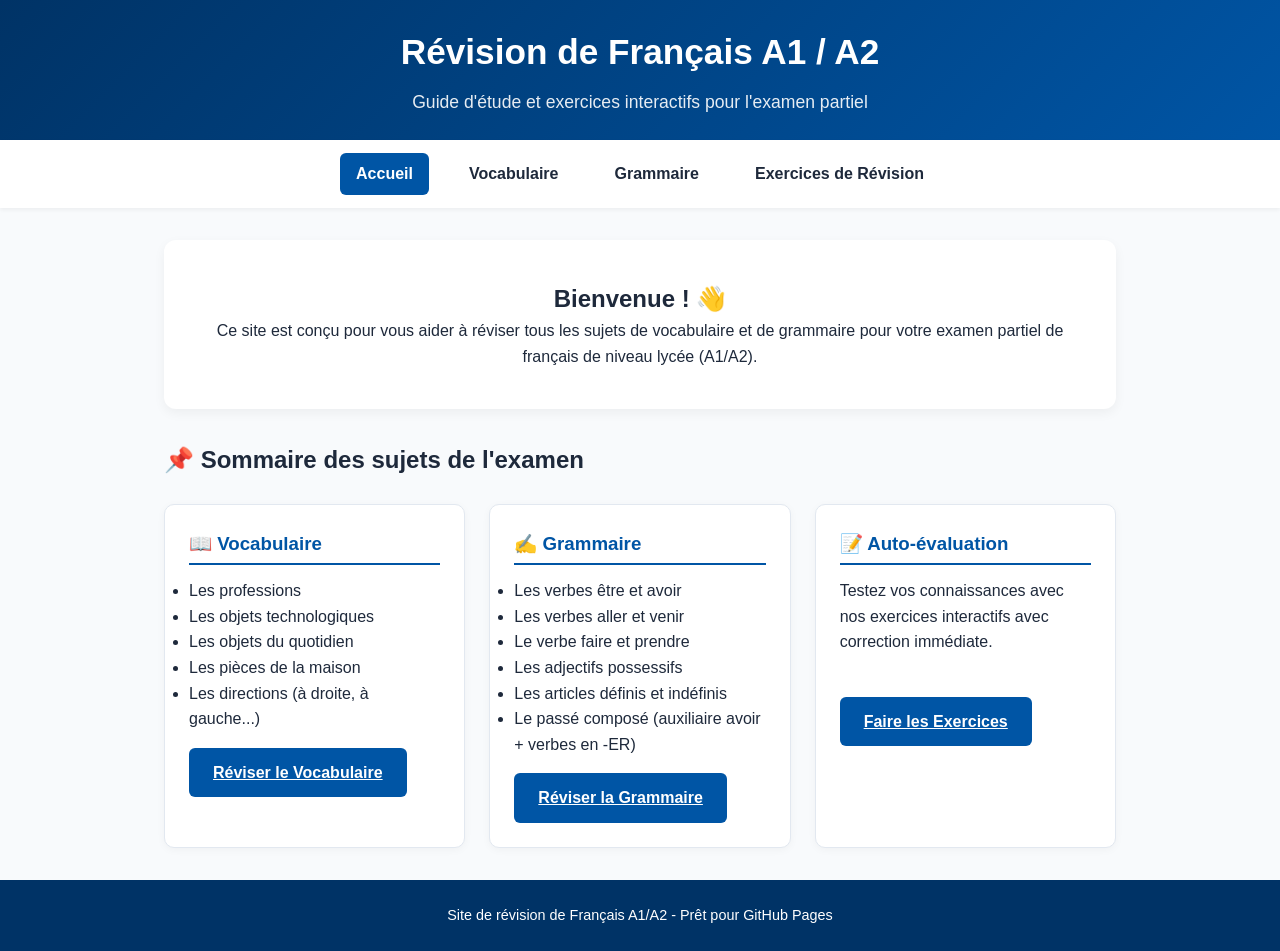
<file: index.html>
<!DOCTYPE html>
<html lang="fr">
<head>
    <meta charset="UTF-8">
    <meta name="viewport" content="width=device-width, initial-scale=1.0">
    <title>Révision Français A1/A2 - Examen Partiel</title>
    <link rel="stylesheet" href="style.css">
</head>
<body>
    <header>
        <h1>Révision de Français A1 / A2</h1>
        <p>Guide d'étude et exercices interactifs pour l'examen partiel</p>
    </header>

    <nav>
        <a href="index.html" class="active">Accueil</a>
        <a href="vocabulaire.html">Vocabulaire</a>
        <a href="grammaire.html">Grammaire</a>
        <a href="exercices.html">Exercices de Révision</a>
    </nav>

    <div class="container">
        <section class="hero">
            <h2>Bienvenue ! 👋</h2>
            <p>Ce site est conçu pour vous aider à réviser tous les sujets de vocabulaire et de grammaire pour votre examen partiel de français de niveau lycée (A1/A2).</p>
        </section>

        <h2>📌 Sommaire des sujets de l'examen</h2>
        <div class="grid">
            <div class="card">
                <h3>📖 Vocabulaire</h3>
                <ul>
                    <li>Les professions</li>
                    <li>Les objets technologiques</li>
                    <li>Les objets du quotidien</li>
                    <li>Les pièces de la maison</li>
                    <li>Les directions (à droite, à gauche...)</li>
                </ul>
                <a href="vocabulaire.html" class="btn">Réviser le Vocabulaire</a>
            </div>

            <div class="card">
                <h3>✍️ Grammaire</h3>
                <ul>
                    <li>Les verbes être et avoir</li>
                    <li>Les verbes aller et venir</li>
                    <li>Le verbe faire et prendre</li>
                    <li>Les adjectifs possessifs</li>
                    <li>Les articles définis et indéfinis</li>
                    <li>Le passé composé (auxiliaire avoir + verbes en -ER)</li>
                </ul>
                <a href="grammaire.html" class="btn">Réviser la Grammaire</a>
            </div>

            <div class="card">
                <h3>📝 Auto-évaluation</h3>
                <p>Testez vos connaissances avec nos exercices interactifs avec correction immédiate.</p>
                <br>
                <a href="exercices.html" class="btn">Faire les Exercices</a>
            </div>
        </div>
    </div>

    <footer>
        <p>Site de révision de Français A1/A2 - Prêt pour GitHub Pages</p>
    </footer>
    <script src="script.js"></script>
</body>
</html>
</file>
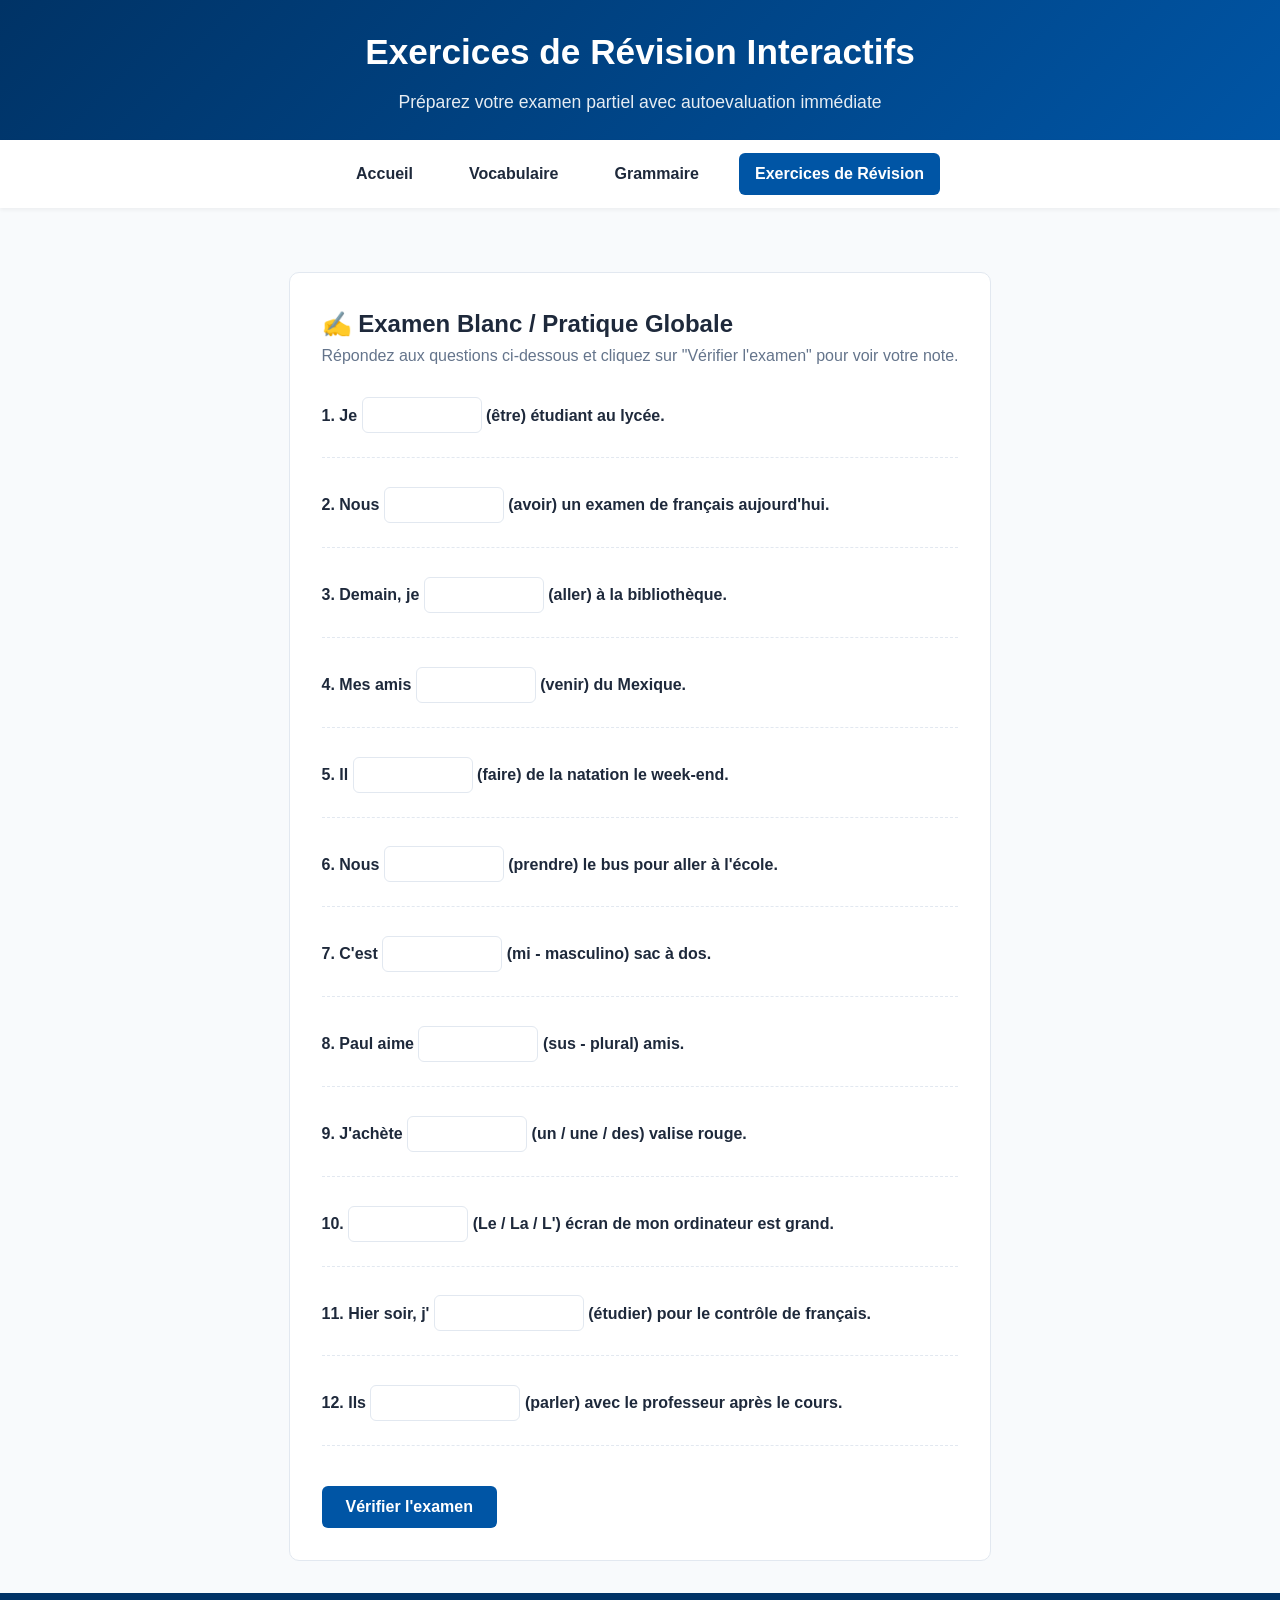
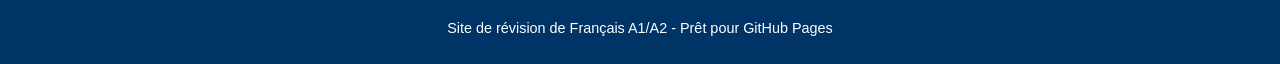
<file: exercices.html>
<!DOCTYPE html>
<html lang="fr">
<head>
    <meta charset="UTF-8">
    <meta name="viewport" content="width=device-width, initial-scale=1.0">
    <title>Exercices de Révision - Français A1/A2</title>
    <link rel="stylesheet" href="style.css">
</head>
<body>
    <header>
        <h1>Exercices de Révision Interactifs</h1>
        <p>Préparez votre examen partiel avec autoevaluation immédiate</p>
    </header>

    <nav>
        <a href="index.html">Accueil</a>
        <a href="vocabulaire.html">Vocabulaire</a>
        <a href="grammaire.html">Grammaire</a>
        <a href="exercices.html" class="active">Exercices de Révision</a>
    </nav>

    <div class="container">

        <div class="quiz-container" id="exam-quiz">
            <h2>✍️ Examen Blanc / Pratique Globale</h2>
            <p style="margin-bottom: 1.5rem; color: var(--text-muted);">Répondez aux questions ci-dessous et cliquez sur "Vérifier l'examen" pour voir votre note.</p>

            <!-- Q1: Être / Avoir -->
            <div class="quiz-question" data-answer="suis">
                <p>1. Je <input type="text" style="width:120px;"> (être) étudiant au lycée.</p>
                <div class="result-feedback"></div>
            </div>

            <div class="quiz-question" data-answer="avons">
                <p>2. Nous <input type="text" style="width:120px;"> (avoir) un examen de français aujourd'hui.</p>
                <div class="result-feedback"></div>
            </div>

            <!-- Q2: Aller / Venir -->
            <div class="quiz-question" data-answer="vais">
                <p>3. Demain, je <input type="text" style="width:120px;"> (aller) à la bibliothèque.</p>
                <div class="result-feedback"></div>
            </div>

            <div class="quiz-question" data-answer="viennent">
                <p>4. Mes amis <input type="text" style="width:120px;"> (venir) du Mexique.</p>
                <div class="result-feedback"></div>
            </div>

            <!-- Q3: Faire / Prendre -->
            <div class="quiz-question" data-answer="fait">
                <p>5. Il <input type="text" style="width:120px;"> (faire) de la natation le week-end.</p>
                <div class="result-feedback"></div>
            </div>

            <div class="quiz-question" data-answer="prenons">
                <p>6. Nous <input type="text" style="width:120px;"> (prendre) le bus pour aller à l'école.</p>
                <div class="result-feedback"></div>
            </div>

            <!-- Q4: Adjectifs possessifs -->
            <div class="quiz-question" data-answer="mon">
                <p>7. C'est <input type="text" style="width:120px;"> (mi - masculino) sac à dos.</p>
                <div class="result-feedback"></div>
            </div>

            <div class="quiz-question" data-answer="ses">
                <p>8. Paul aime <input type="text" style="width:120px;"> (sus - plural) amis.</p>
                <div class="result-feedback"></div>
            </div>

            <!-- Q5: Articles -->
            <div class="quiz-question" data-answer="une">
                <p>9. J'achète <input type="text" style="width:120px;"> (un / une / des) valise rouge.</p>
                <div class="result-feedback"></div>
            </div>

            <div class="quiz-question" data-answer="l'">
                <p>10. <input type="text" style="width:120px;"> (Le / La / L') écran de mon ordinateur est grand.</p>
                <div class="result-feedback"></div>
            </div>

            <!-- Q6: Passé Composé -->
            <div class="quiz-question" data-answer="ai étudié">
                <p>11. Hier soir, j' <input type="text" style="width:150px;"> (étudier) pour le contrôle de français.</p>
                <div class="result-feedback"></div>
            </div>

            <div class="quiz-question" data-answer="ont parlé">
                <p>12. Ils <input type="text" style="width:150px;"> (parler) avec le professeur après le cours.</p>
                <div class="result-feedback"></div>
            </div>

            <button class="btn" onclick="checkQuiz('exam-quiz')">Vérifier l'examen</button>
            <h3 id="exam-quiz-score" style="margin-top: 1.5rem; display: none; color: var(--primary-color);"></h3>
        </div>

    </div>

    <footer>
        <p>Site de révision de Français A1/A2 - Prêt pour GitHub Pages</p>
    </footer>
    <script src="script.js"></script>
</body>
</html>
</file>
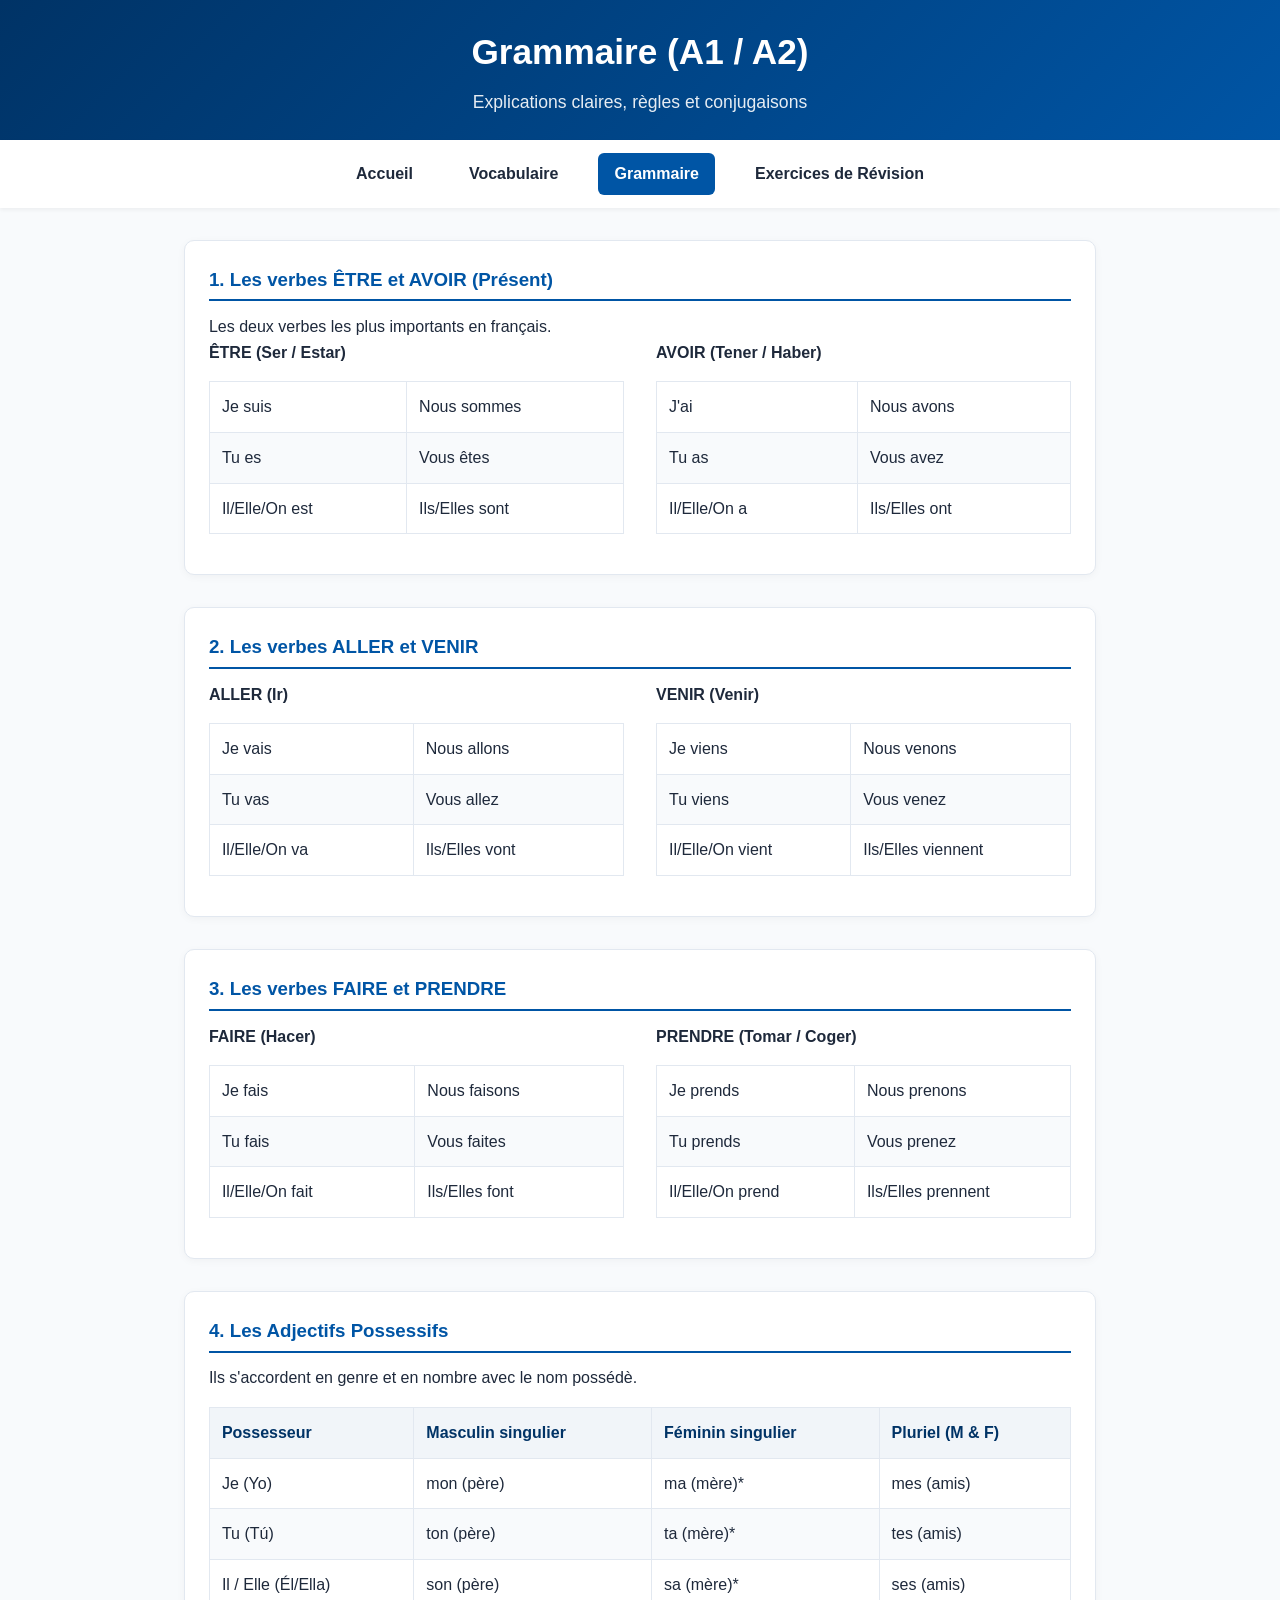
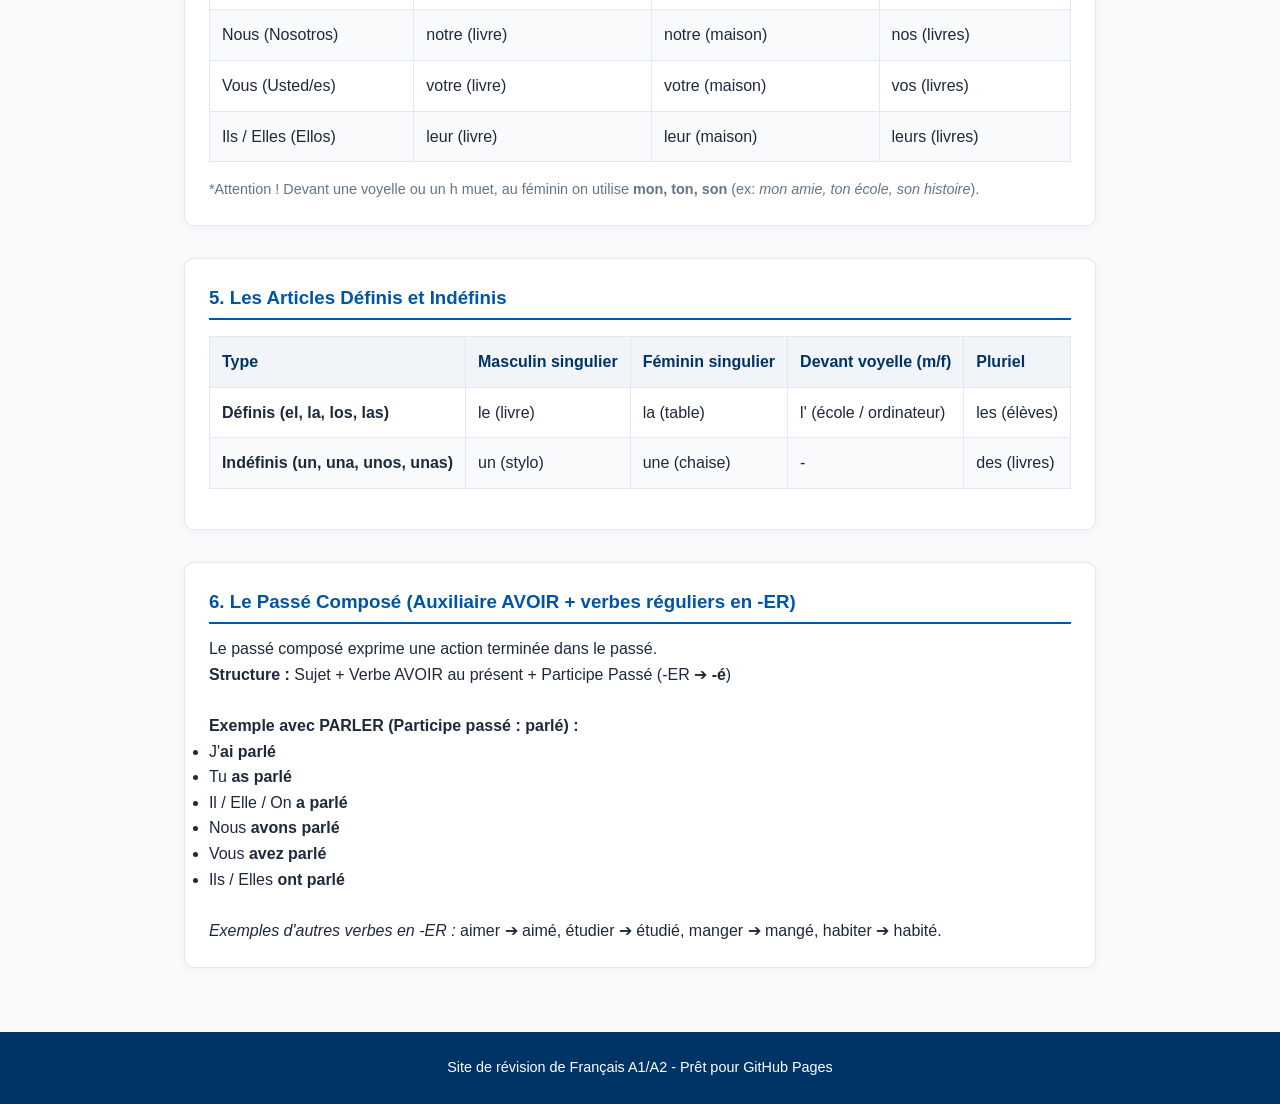
<file: grammaire.html>
<!DOCTYPE html>
<html lang="fr">
<head>
    <meta charset="UTF-8">
    <meta name="viewport" content="width=device-width, initial-scale=1.0">
    <title>Grammaire A1/A2 - Révision Français</title>
    <link rel="stylesheet" href="style.css">
</head>
<body>
    <header>
        <h1>Grammaire (A1 / A2)</h1>
        <p>Explications claires, règles et conjugaisons</p>
    </header>

    <nav>
        <a href="index.html">Accueil</a>
        <a href="vocabulaire.html">Vocabulaire</a>
        <a href="grammaire.html" class="active">Grammaire</a>
        <a href="exercices.html">Exercices de Révision</a>
    </nav>

    <div class="container">

        <!-- 1. Être et Avoir -->
        <section class="card" style="margin-bottom: 2rem;">
            <h3>1. Les verbes ÊTRE et AVOIR (Présent)</h3>
            <p>Les deux verbes les plus importants en français.</p>
            <div style="display: flex; gap: 2rem; flex-wrap: wrap;">
                <div style="flex: 1; min-width: 250px;">
                    <h4>ÊTRE (Ser / Estar)</h4>
                    <table>
                        <tr><td>Je suis</td><td>Nous sommes</td></tr>
                        <tr><td>Tu es</td><td>Vous êtes</td></tr>
                        <tr><td>Il/Elle/On est</td><td>Ils/Elles sont</td></tr>
                    </table>
                </div>
                <div style="flex: 1; min-width: 250px;">
                    <h4>AVOIR (Tener / Haber)</h4>
                    <table>
                        <tr><td>J'ai</td><td>Nous avons</td></tr>
                        <tr><td>Tu as</td><td>Vous avez</td></tr>
                        <tr><td>Il/Elle/On a</td><td>Ils/Elles ont</td></tr>
                    </table>
                </div>
            </div>
        </section>

        <!-- 2. Aller et Venir -->
        <section class="card" style="margin-bottom: 2rem;">
            <h3>2. Les verbes ALLER et VENIR</h3>
            <div style="display: flex; gap: 2rem; flex-wrap: wrap;">
                <div style="flex: 1; min-width: 250px;">
                    <h4>ALLER (Ir)</h4>
                    <table>
                        <tr><td>Je vais</td><td>Nous allons</td></tr>
                        <tr><td>Tu vas</td><td>Vous allez</td></tr>
                        <tr><td>Il/Elle/On va</td><td>Ils/Elles vont</td></tr>
                    </table>
                </div>
                <div style="flex: 1; min-width: 250px;">
                    <h4>VENIR (Venir)</h4>
                    <table>
                        <tr><td>Je viens</td><td>Nous venons</td></tr>
                        <tr><td>Tu viens</td><td>Vous venez</td></tr>
                        <tr><td>Il/Elle/On vient</td><td>Ils/Elles viennent</td></tr>
                    </table>
                </div>
            </div>
        </section>

        <!-- 3. Faire et Prendre -->
        <section class="card" style="margin-bottom: 2rem;">
            <h3>3. Les verbes FAIRE et PRENDRE</h3>
            <div style="display: flex; gap: 2rem; flex-wrap: wrap;">
                <div style="flex: 1; min-width: 250px;">
                    <h4>FAIRE (Hacer)</h4>
                    <table>
                        <tr><td>Je fais</td><td>Nous faisons</td></tr>
                        <tr><td>Tu fais</td><td>Vous faites</td></tr>
                        <tr><td>Il/Elle/On fait</td><td>Ils/Elles font</td></tr>
                    </table>
                </div>
                <div style="flex: 1; min-width: 250px;">
                    <h4>PRENDRE (Tomar / Coger)</h4>
                    <table>
                        <tr><td>Je prends</td><td>Nous prenons</td></tr>
                        <tr><td>Tu prends</td><td>Vous prenez</td></tr>
                        <tr><td>Il/Elle/On prend</td><td>Ils/Elles prennent</td></tr>
                    </table>
                </div>
            </div>
        </section>

        <!-- 4. Les adjectifs possessifs -->
        <section class="card" style="margin-bottom: 2rem;">
            <h3>4. Les Adjectifs Possessifs</h3>
            <p>Ils s'accordent en genre et en nombre avec le nom possédè.</p>
            <table>
                <thead>
                    <tr>
                        <th>Possesseur</th>
                        <th>Masculin singulier</th>
                        <th>Féminin singulier</th>
                        <th>Pluriel (M & F)</th>
                    </tr>
                </thead>
                <tbody>
                    <tr><td>Je (Yo)</td><td>mon (père)</td><td>ma (mère)*</td><td>mes (amis)</td></tr>
                    <tr><td>Tu (Tú)</td><td>ton (père)</td><td>ta (mère)*</td><td>tes (amis)</td></tr>
                    <tr><td>Il / Elle (Él/Ella)</td><td>son (père)</td><td>sa (mère)*</td><td>ses (amis)</td></tr>
                    <tr><td>Nous (Nosotros)</td><td>notre (livre)</td><td>notre (maison)</td><td>nos (livres)</td></tr>
                    <tr><td>Vous (Usted/es)</td><td>votre (livre)</td><td>votre (maison)</td><td>vos (livres)</td></tr>
                    <tr><td>Ils / Elles (Ellos)</td><td>leur (livre)</td><td>leur (maison)</td><td>leurs (livres)</td></tr>
                </tbody>
            </table>
            <p style="font-size: 0.9rem; color: var(--text-muted); margin-top: 0.5rem;">*Attention ! Devant une voyelle ou un h muet, au féminin on utilise <strong>mon, ton, son</strong> (ex: <em>mon amie, ton école, son histoire</em>).</p>
        </section>

        <!-- 5. Articles définis et indéfinis -->
        <section class="card" style="margin-bottom: 2rem;">
            <h3>5. Les Articles Définis et Indéfinis</h3>
            <table>
                <thead>
                    <tr>
                        <th>Type</th>
                        <th>Masculin singulier</th>
                        <th>Féminin singulier</th>
                        <th>Devant voyelle (m/f)</th>
                        <th>Pluriel</th>
                    </tr>
                </thead>
                <tbody>
                    <tr>
                        <td><strong>Définis (el, la, los, las)</strong></td>
                        <td>le (livre)</td>
                        <td>la (table)</td>
                        <td>l' (école / ordinateur)</td>
                        <td>les (élèves)</td>
                    </tr>
                    <tr>
                        <td><strong>Indéfinis (un, una, unos, unas)</strong></td>
                        <td>un (stylo)</td>
                        <td>une (chaise)</td>
                        <td>-</td>
                        <td>des (livres)</td>
                    </tr>
                </tbody>
            </table>
        </section>

        <!-- 6. Le passé composé -->
        <section class="card" style="margin-bottom: 2rem;">
            <h3>6. Le Passé Composé (Auxiliaire AVOIR + verbes réguliers en -ER)</h3>
            <p>Le passé composé exprime une action terminée dans le passé.</p>
            <p><strong>Structure :</strong> Sujet + Verbe AVOIR au présent + Participe Passé (-ER ➔ <strong>-é</strong>)</p>
            <br>
            <h4>Exemple avec PARLER (Participe passé : parlé) :</h4>
            <ul>
                <li>J'<strong>ai parlé</strong></li>
                <li>Tu <strong>as parlé</strong></li>
                <li>Il / Elle / On <strong>a parlé</strong></li>
                <li>Nous <strong>avons parlé</strong></li>
                <li>Vous <strong>avez parlé</strong></li>
                <li>Ils / Elles <strong>ont parlé</strong></li>
            </ul>
            <br>
            <p><em>Exemples d'autres verbes en -ER :</em> aimer ➔ aimé, étudier ➔ étudié, manger ➔ mangé, habiter ➔ habité.</p>
        </section>

    </div>

    <footer>
        <p>Site de révision de Français A1/A2 - Prêt pour GitHub Pages</p>
    </footer>
    <script src="script.js"></script>
</body>
</html>
</file>
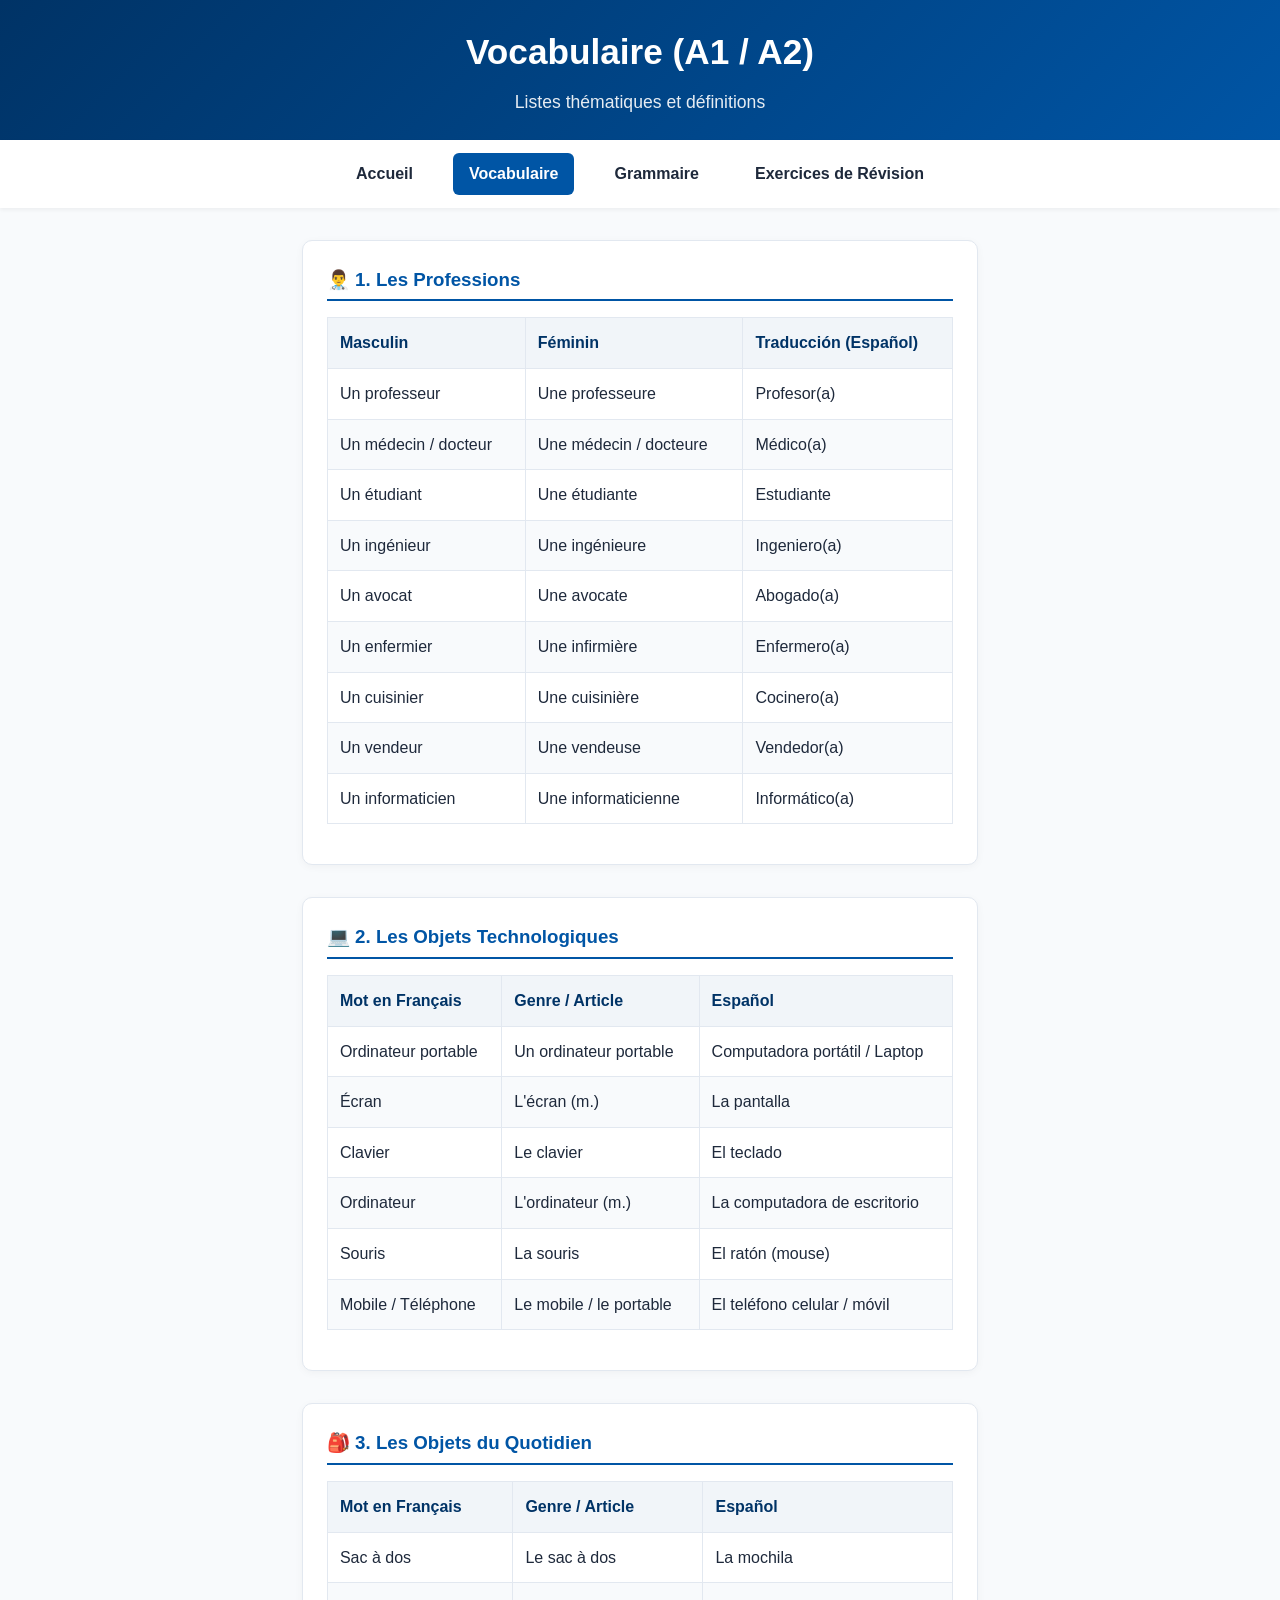
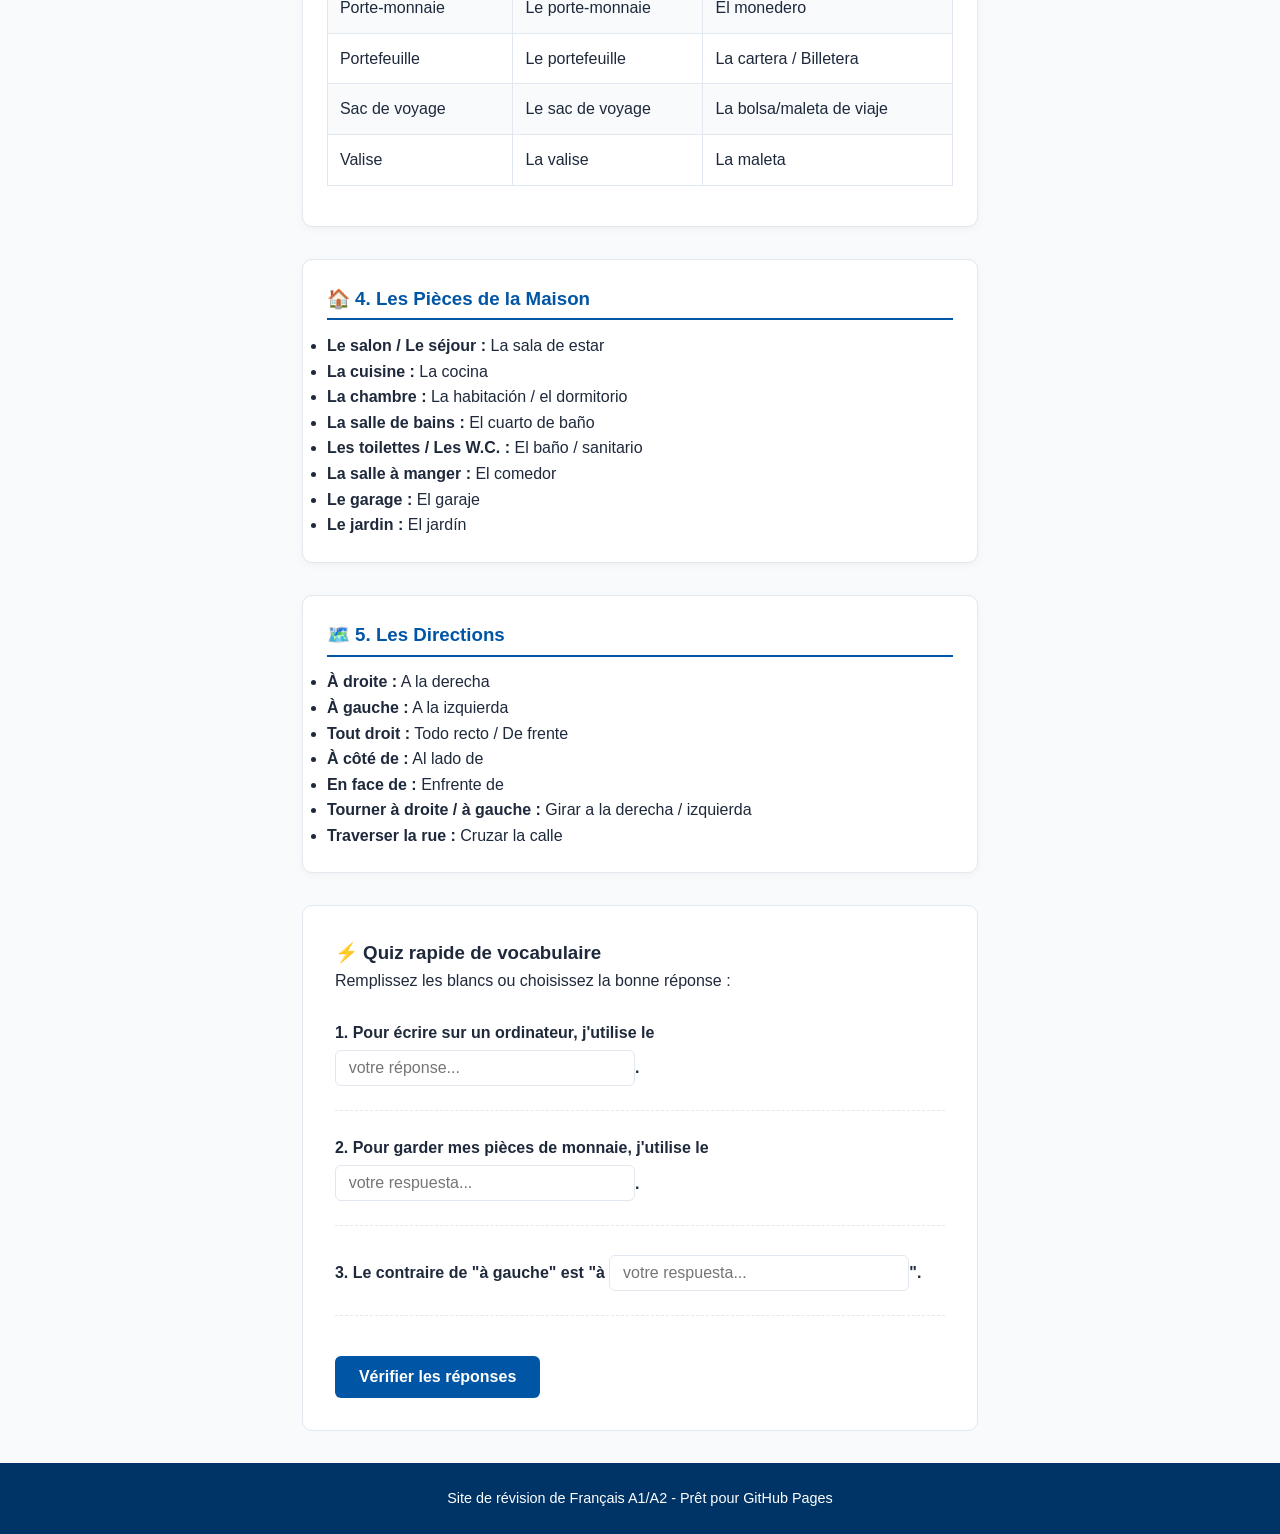
<file: vocabulaire.html>
<!DOCTYPE html>
<html lang="fr">
<head>
    <meta charset="UTF-8">
    <meta name="viewport" content="width=device-width, initial-scale=1.0">
    <title>Vocabulaire A1/A2 - Révision Français</title>
    <link rel="stylesheet" href="style.css">
</head>
<body>
    <header>
        <h1>Vocabulaire (A1 / A2)</h1>
        <p>Listes thématiques et définitions</p>
    </header>

    <nav>
        <a href="index.html">Accueil</a>
        <a href="vocabulaire.html" class="active">Vocabulaire</a>
        <a href="grammaire.html">Grammaire</a>
        <a href="exercices.html">Exercices de Révision</a>
    </nav>

    <div class="container">
        
        <!-- Les professions -->
        <section class="card" style="margin-bottom: 2rem;">
            <h3>👨‍⚕️ 1. Les Professions</h3>
            <table>
                <thead>
                    <tr>
                        <th>Masculin</th>
                        <th>Féminin</th>
                        <th>Traducción (Español)</th>
                    </tr>
                </thead>
                <tbody>
                    <tr><td>Un professeur</td><td>Une professeure</td><td>Profesor(a)</td></tr>
                    <tr><td>Un médecin / docteur</td><td>Une médecin / docteure</td><td>Médico(a)</td></tr>
                    <tr><td>Un étudiant</td><td>Une étudiante</td><td>Estudiante</td></tr>
                    <tr><td>Un ingénieur</td><td>Une ingénieure</td><td>Ingeniero(a)</td></tr>
                    <tr><td>Un avocat</td><td>Une avocate</td><td>Abogado(a)</td></tr>
                    <tr><td>Un enfermier</td><td>Une infirmière</td><td>Enfermero(a)</td></tr>
                    <tr><td>Un cuisinier</td><td>Une cuisinière</td><td>Cocinero(a)</td></tr>
                    <tr><td>Un vendeur</td><td>Une vendeuse</td><td>Vendedor(a)</td></tr>
                    <tr><td>Un informaticien</td><td>Une informaticienne</td><td>Informático(a)</td></tr>
                </tbody>
            </table>
        </section>

        <!-- Les objets technologiques -->
        <section class="card" style="margin-bottom: 2rem;">
            <h3>💻 2. Les Objets Technologiques</h3>
            <table>
                <thead>
                    <tr>
                        <th>Mot en Français</th>
                        <th>Genre / Article</th>
                        <th>Español</th>
                    </tr>
                </thead>
                <tbody>
                    <tr><td>Ordinateur portable</td><td>Un ordinateur portable</td><td>Computadora portátil / Laptop</td></tr>
                    <tr><td>Écran</td><td>L'écran (m.)</td><td>La pantalla</td></tr>
                    <tr><td>Clavier</td><td>Le clavier</td><td>El teclado</td></tr>
                    <tr><td>Ordinateur</td><td>L'ordinateur (m.)</td><td>La computadora de escritorio</td></tr>
                    <tr><td>Souris</td><td>La souris</td><td>El ratón (mouse)</td></tr>
                    <tr><td>Mobile / Téléphone</td><td>Le mobile / le portable</td><td>El teléfono celular / móvil</td></tr>
                </tbody>
            </table>
        </section>

        <!-- Les objets du quotidien -->
        <section class="card" style="margin-bottom: 2rem;">
            <h3>🎒 3. Les Objets du Quotidien</h3>
            <table>
                <thead>
                    <tr>
                        <th>Mot en Français</th>
                        <th>Genre / Article</th>
                        <th>Español</th>
                    </tr>
                </thead>
                <tbody>
                    <tr><td>Sac à dos</td><td>Le sac à dos</td><td>La mochila</td></tr>
                    <tr><td>Porte-monnaie</td><td>Le porte-monnaie</td><td>El monedero</td></tr>
                    <tr><td>Portefeuille</td><td>Le portefeuille</td><td>La cartera / Billetera</td></tr>
                    <tr><td>Sac de voyage</td><td>Le sac de voyage</td><td>La bolsa/maleta de viaje</td></tr>
                    <tr><td>Valise</td><td>La valise</td><td>La maleta</td></tr>
                </tbody>
            </table>
        </section>

        <!-- Les pièces de la maison -->
        <section class="card" style="margin-bottom: 2rem;">
            <h3>🏠 4. Les Pièces de la Maison</h3>
            <ul>
                <li><strong>Le salon / Le séjour :</strong> La sala de estar</li>
                <li><strong>La cuisine :</strong> La cocina</li>
                <li><strong>La chambre :</strong> La habitación / el dormitorio</li>
                <li><strong>La salle de bains :</strong> El cuarto de baño</li>
                <li><strong>Les toilettes / Les W.C. :</strong> El baño / sanitario</li>
                <li><strong>La salle à manger :</strong> El comedor</li>
                <li><strong>Le garage :</strong> El garaje</li>
                <li><strong>Le jardin :</strong> El jardín</li>
            </ul>
        </section>

        <!-- Les directions -->
        <section class="card" style="margin-bottom: 2rem;">
            <h3>🗺️ 5. Les Directions</h3>
            <ul>
                <li><strong>À droite :</strong> A la derecha</li>
                <li><strong>À gauche :</strong> A la izquierda</li>
                <li><strong>Tout droit :</strong> Todo recto / De frente</li>
                <li><strong>À côté de :</strong> Al lado de</li>
                <li><strong>En face de :</strong> Enfrente de</li>
                <li><strong>Tourner à droite / à gauche :</strong> Girar a la derecha / izquierda</li>
                <li><strong>Traverser la rue :</strong> Cruzar la calle</li>
            </ul>
        </section>

        <!-- Quiz Vocabulario rápido -->
        <div class="quiz-container" id="vocab-quiz">
            <h3>⚡ Quiz rapide de vocabulaire</h3>
            <p>Remplissez les blancs ou choisissez la bonne réponse :</p>
            <br>
            
            <div class="quiz-question" data-answer="clavier">
                <p>1. Pour écrire sur un ordinateur, j'utilise le <input type="text" placeholder="votre réponse...">.</p>
                <div class="result-feedback"></div>
            </div>

            <div class="quiz-question" data-answer="porte-monnaie">
                <p>2. Pour garder mes pièces de monnaie, j'utilise le <input type="text" placeholder="votre respuesta...">.</p>
                <div class="result-feedback"></div>
            </div>

            <div class="quiz-question" data-answer="droite">
                <p>3. Le contraire de "à gauche" est "à <input type="text" placeholder="votre respuesta...">".</p>
                <div class="result-feedback"></div>
            </div>

            <button class="btn" onclick="checkQuiz('vocab-quiz')">Vérifier les réponses</button>
            <h4 id="vocab-quiz-score" style="margin-top: 1rem; display: none; color: var(--primary-color);"></h4>
        </div>

    </div>

    <footer>
        <p>Site de révision de Français A1/A2 - Prêt pour GitHub Pages</p>
    </footer>
    <script src="script.js"></script>
</body>
</html>
</file>
<file: style.css>
/* Estilos Modernos - Sitio de Repaso de Francés */
:root {
    --primary-color: #0055a5;
    --primary-dark: #003366;
    --secondary-color: #ef4135;
    --bg-color: #f8fafc;
    --card-bg: #ffffff;
    --text-color: #1e293b;
    --text-muted: #64748b;
    --border-color: #e2e8f0;
    --success-color: #10b981;
    --error-color: #ef4444;
}

* {
    box-sizing: border-box;
    margin: 0;
    padding: 0;
    font-family: 'Segoe UI', Tahoma, Geneva, Verdana, sans-serif;
}

body {
    background-color: var(--bg-color);
    color: var(--text-color);
    line-height: 1.6;
    display: flex;
    flex-direction: column;
    min-height: 100vh;
}

header {
    background: linear-gradient(135deg, var(--primary-dark), var(--primary-color));
    color: white;
    padding: 1.5rem 2rem;
    text-align: center;
    box-shadow: 0 4px 6px -1px rgba(0,0,0,0.1);
}

header h1 {
    font-size: 2.2rem;
    margin-bottom: 0.5rem;
}

header p {
    font-size: 1.1rem;
    opacity: 0.9;
}

nav {
    background-color: white;
    box-shadow: 0 2px 4px rgba(0,0,0,0.05);
    display: flex;
    justify-content: center;
    gap: 1.5rem;
    padding: 0.8rem;
    position: sticky;
    top: 0;
    z-index: 100;
}

nav a {
    text-decoration: none;
    color: var(--text-color);
    font-weight: 600;
    padding: 0.5rem 1rem;
    border-radius: 6px;
    transition: all 0.2s ease;
}

nav a:hover, nav a.active {
    background-color: var(--primary-color);
    color: white;
}

.container {
    max-width: 1000px;
    margin: 2rem auto;
    padding: 0 1.5rem;
    flex: 1;
}

.hero {
    background: white;
    padding: 2.5rem;
    border-radius: 12px;
    box-shadow: 0 4px 12px rgba(0,0,0,0.05);
    text-align: center;
    margin-bottom: 2rem;
}

.grid {
    display: grid;
    grid-template-columns: repeat(auto-fit, minmax(280px, 1fr));
    gap: 1.5rem;
    margin-top: 1.5rem;
}

.card {
    background: var(--card-bg);
    border-radius: 10px;
    padding: 1.5rem;
    border: 1px solid var(--border-color);
    box-shadow: 0 2px 8px rgba(0,0,0,0.04);
    transition: transform 0.2s, box-shadow 0.2s;
}

.card:hover {
    transform: translateY(-4px);
    box-shadow: 0 8px 16px rgba(0,0,0,0.08);
}

.card h3 {
    color: var(--primary-color);
    margin-bottom: 0.8rem;
    border-bottom: 2px solid var(--primary-color);
    padding-bottom: 0.3rem;
}

table {
    width: 100%;
    border-collapse: collapse;
    margin: 1rem 0;
}

th, td {
    border: 1px solid var(--border-color);
    padding: 0.75rem;
    text-align: left;
}

th {
    background-color: #f1f5f9;
    color: var(--primary-dark);
}

tr:nth-child(even) {
    background-color: #f8fafc;
}

.badge {
    background-color: #dbeafe;
    color: var(--primary-dark);
    padding: 0.2rem 0.6rem;
    border-radius: 20px;
    font-size: 0.85rem;
    font-weight: 600;
}

.quiz-container {
    background: white;
    padding: 2rem;
    border-radius: 10px;
    border: 1px solid var(--border-color);
    margin-top: 2rem;
}

.quiz-question {
    margin-bottom: 1.5rem;
    padding-bottom: 1rem;
    border-bottom: 1px dashed var(--border-color);
}

.quiz-question p {
    font-weight: 600;
    margin-bottom: 0.5rem;
}

input[type="text"], select {
    padding: 0.5rem 0.8rem;
    border: 1px solid var(--border-color);
    border-radius: 6px;
    font-size: 1rem;
    width: 100%;
    max-width: 300px;
    margin-top: 0.3rem;
}

.btn {
    background-color: var(--primary-color);
    color: white;
    border: none;
    padding: 0.75rem 1.5rem;
    font-size: 1rem;
    font-weight: 600;
    border-radius: 6px;
    cursor: pointer;
    transition: background 0.2s;
    display: inline-block;
    margin-top: 1rem;
}

.btn:hover {
    background-color: var(--primary-dark);
}

.result-feedback {
    margin-top: 0.5rem;
    font-weight: 600;
    font-size: 0.95rem;
}

.correct {
    color: var(--success-color);
}

.incorrect {
    color: var(--error-color);
}

footer {
    background: var(--primary-dark);
    color: white;
    text-align: center;
    padding: 1.5rem;
    margin-top: auto;
    font-size: 0.9rem;
}
</file>
